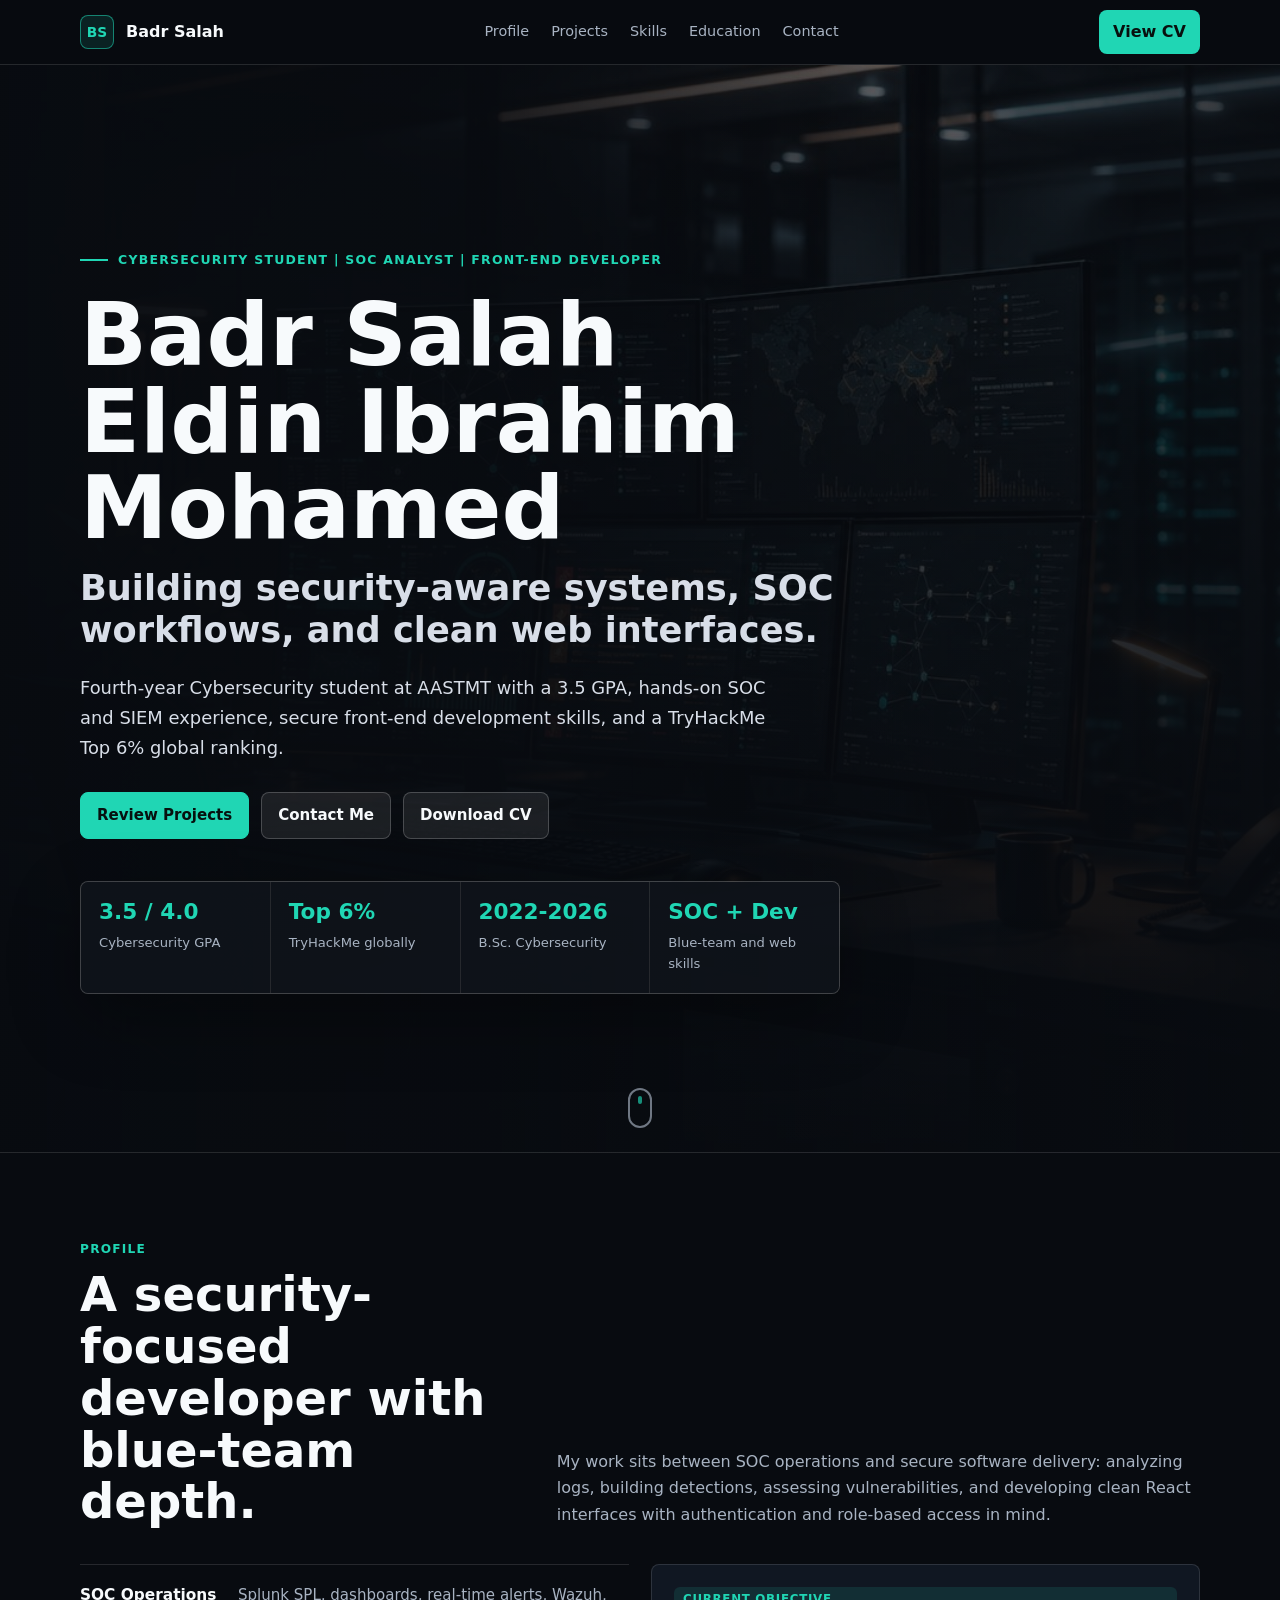
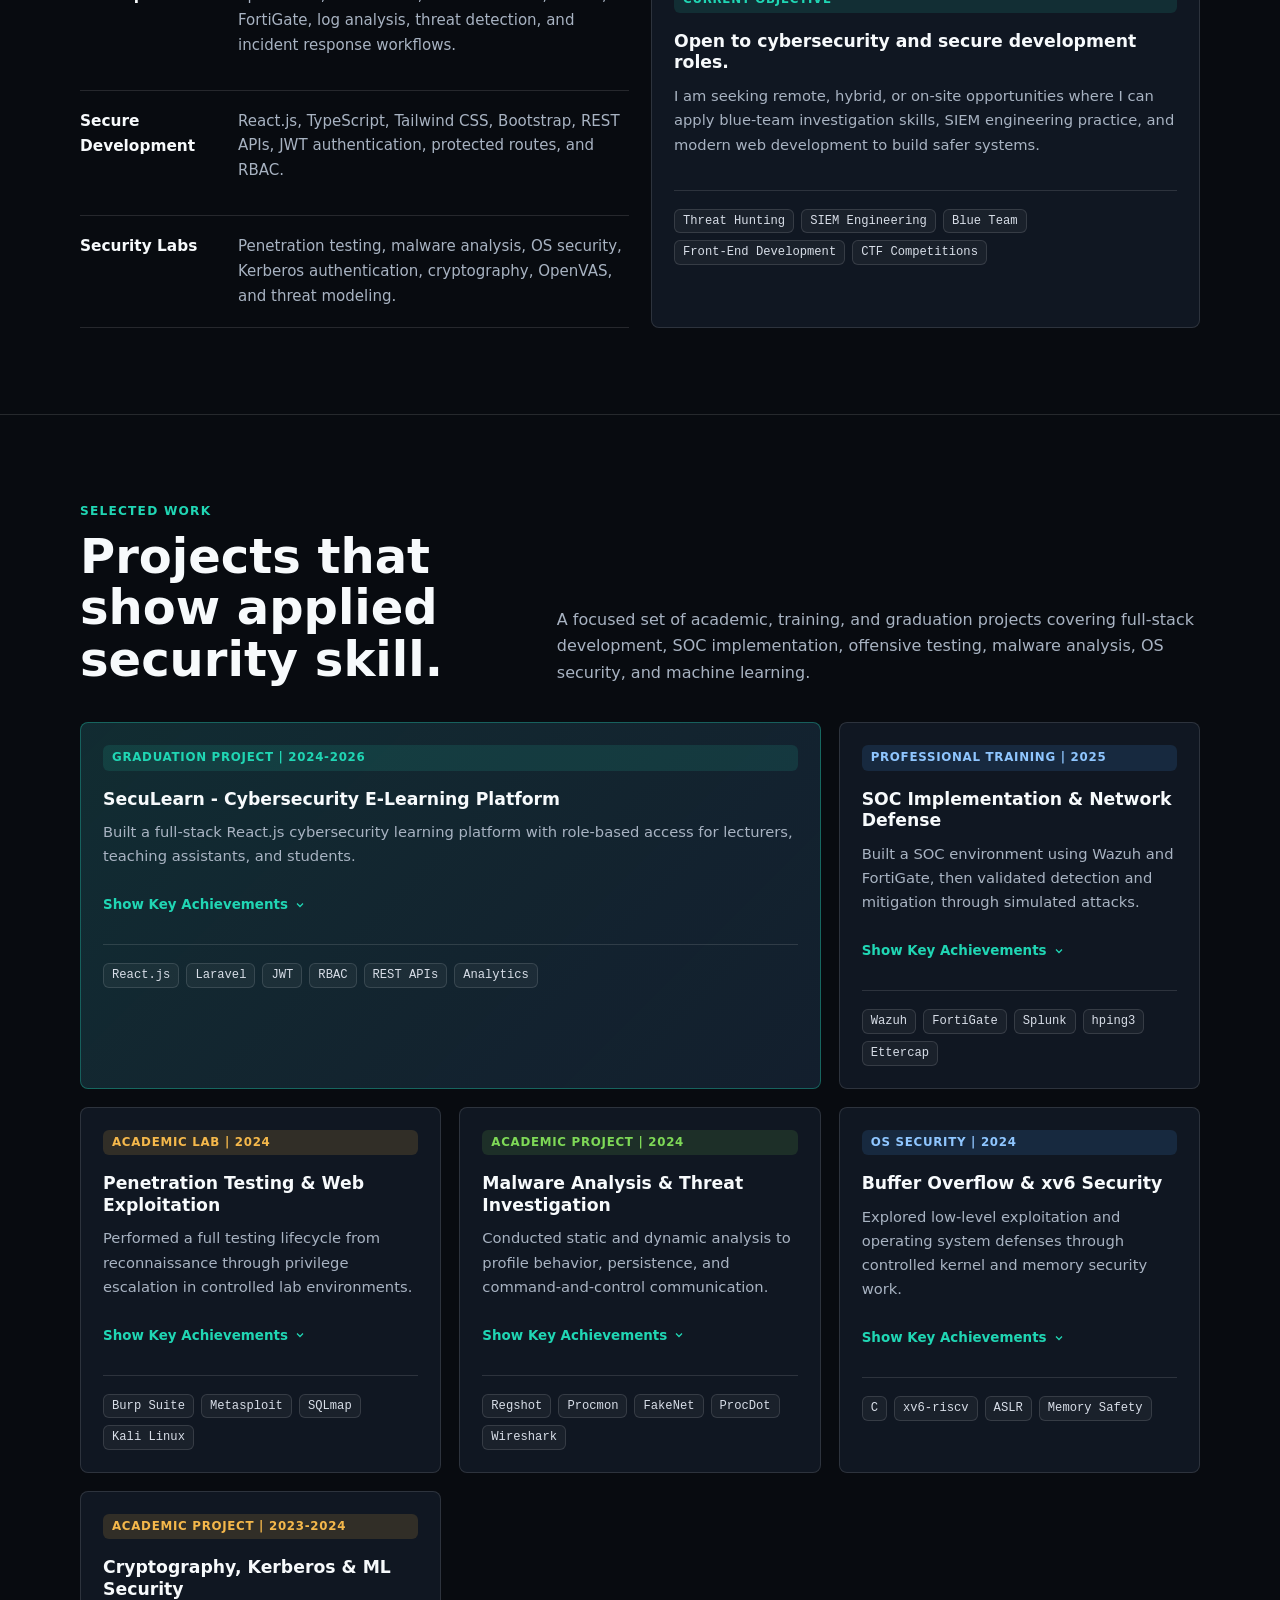
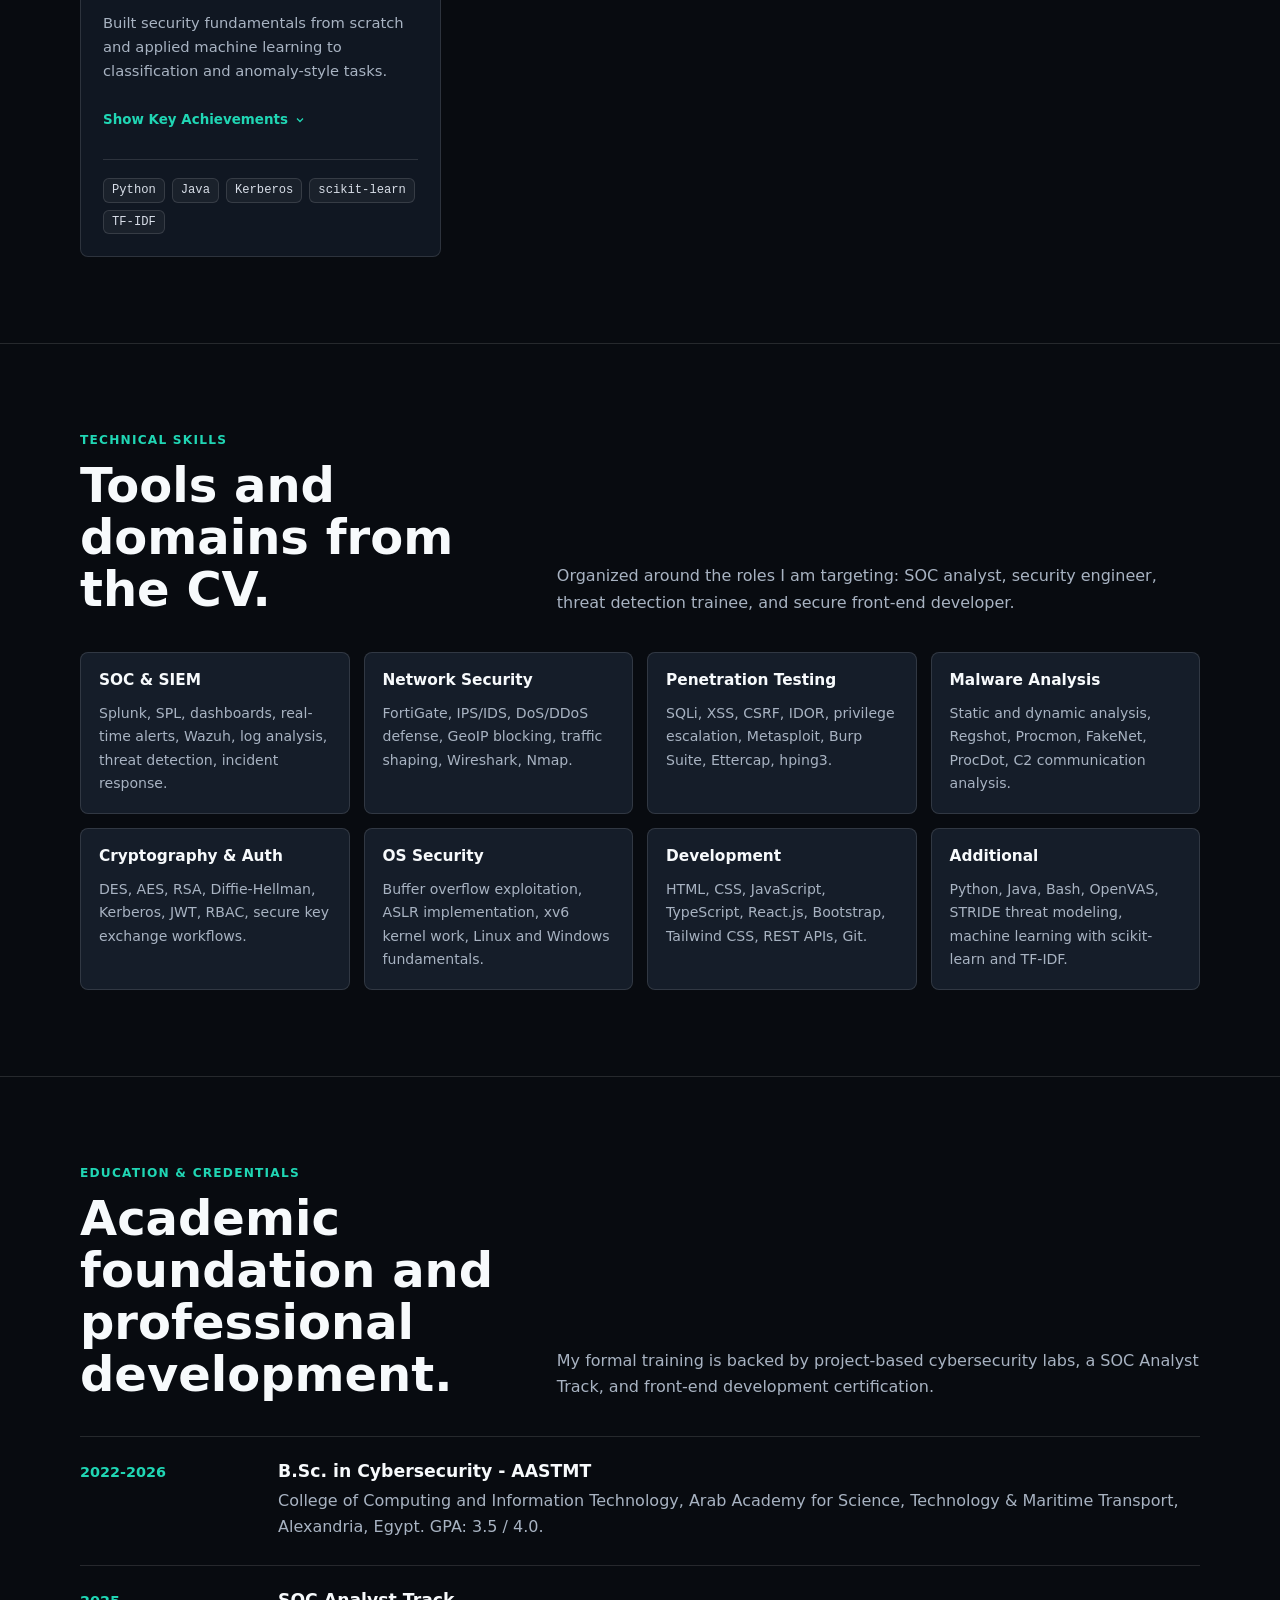
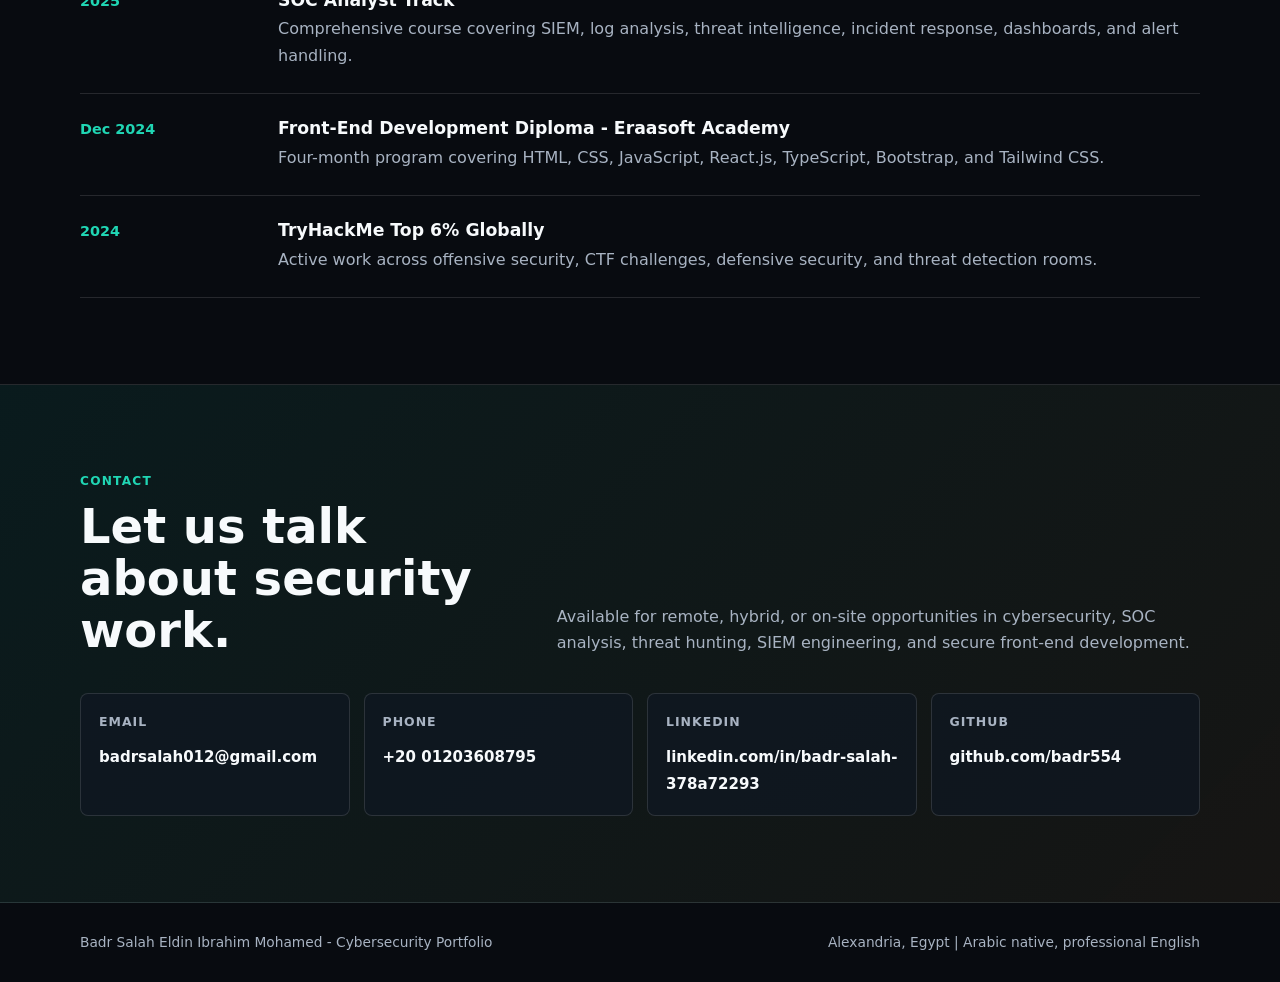
<file: index.html>
<!DOCTYPE html>
<html lang="en">
<head>
<meta charset="UTF-8">
<meta name="viewport" content="width=device-width, initial-scale=1.0">
<meta name="description" content="Badr Salah Eldin Ibrahim Mohamed - Cybersecurity student, SOC analyst, and secure front-end developer based in Alexandria, Egypt.">
<title>Badr Salah | Cybersecurity Portfolio</title>
<link rel="icon" type="image/png" href="favicon.png">
<link rel="preload" href="hero-cybersecurity.jpg" as="image" fetchpriority="high">
<link rel="stylesheet" href="styles.css">
</head>
<body>
  <header class="site-header">
    <div class="wrap nav">
      <a class="brand" href="#top" aria-label="Badr Salah home">
        <span class="brand-mark">BS</span>
        <span>Badr Salah</span>
      </a>
      <ul class="nav-links" aria-label="Main navigation">
        <li><a href="#profile">Profile</a></li>
        <li><a href="#projects">Projects</a></li>
        <li><a href="#skills">Skills</a></li>
        <li><a href="#education">Education</a></li>
        <li><a href="#contact">Contact</a></li>
      </ul>
      <a class="nav-action" href="badr_cv.pdf" target="_blank" rel="noopener">View CV</a>
    </div>
  </header>

  <main id="top">
    <section class="hero" aria-label="Introduction">
      <div class="wrap">
        <div class="hero-content">
          <div class="eyebrow">Cybersecurity Student | SOC Analyst | Front-End Developer</div>
          <h1 class="hero-title">Badr Salah Eldin Ibrahim Mohamed <span>Building security-aware systems, SOC workflows, and clean web interfaces.</span></h1>
          <p class="hero-copy">
            Fourth-year Cybersecurity student at AASTMT with a 3.5 GPA, hands-on SOC and SIEM experience, secure front-end development skills, and a TryHackMe Top 6% global ranking.
          </p>
          <div class="actions">
            <a class="button primary" href="#projects">Review Projects</a>
            <a class="button secondary" href="mailto:badrsalah012@gmail.com">Contact Me</a>
            <a class="button secondary" href="badr_cv.pdf" target="_blank" rel="noopener">Download CV</a>
          </div>
          <div class="proof" aria-label="Portfolio highlights">
            <div class="proof-item">
              <span class="proof-value">3.5 / 4.0</span>
              <span class="proof-label">Cybersecurity GPA</span>
            </div>
            <div class="proof-item">
              <span class="proof-value">Top 6%</span>
              <span class="proof-label">TryHackMe globally</span>
            </div>
            <div class="proof-item">
              <span class="proof-value">2022-2026</span>
              <span class="proof-label">B.Sc. Cybersecurity</span>
            </div>
            <div class="proof-item">
              <span class="proof-value">SOC + Dev</span>
              <span class="proof-label">Blue-team and web skills</span>
            </div>
          </div>
        </div>
      </div>
      <div class="scroll-indicator">
        <div class="mouse">
          <div class="wheel"></div>
        </div>
      </div>
    </section>

    <section id="profile">
      <div class="wrap">
        <div class="section-head reveal">
          <div>
            <div class="section-kicker">Profile</div>
            <h2>A security-focused developer with blue-team depth.</h2>
          </div>
          <p class="section-intro">
            My work sits between SOC operations and secure software delivery: analyzing logs, building detections, assessing vulnerabilities, and developing clean React interfaces with authentication and role-based access in mind.
          </p>
        </div>

        <div class="profile-grid reveal-cascade">
          <div class="focus-list">
            <div class="focus-row">
              <strong>SOC Operations</strong>
              <span>Splunk SPL, dashboards, real-time alerts, Wazuh, FortiGate, log analysis, threat detection, and incident response workflows.</span>
            </div>
            <div class="focus-row">
              <strong>Secure Development</strong>
              <span>React.js, TypeScript, Tailwind CSS, Bootstrap, REST APIs, JWT authentication, protected routes, and RBAC.</span>
            </div>
            <div class="focus-row">
              <strong>Security Labs</strong>
              <span>Penetration testing, malware analysis, OS security, Kerberos authentication, cryptography, OpenVAS, and threat modeling.</span>
            </div>
          </div>
          <div class="card">
            <span class="label teal">Current Objective</span>
            <h3>Open to cybersecurity and secure development roles.</h3>
            <p>
              I am seeking remote, hybrid, or on-site opportunities where I can apply blue-team investigation skills, SIEM engineering practice, and modern web development to build safer systems.
            </p>
            <div class="tech">
              <span>Threat Hunting</span>
              <span>SIEM Engineering</span>
              <span>Blue Team</span>
              <span>Front-End Development</span>
              <span>CTF Competitions</span>
            </div>
          </div>
        </div>
      </div>
    </section>

    <section id="projects">
      <div class="wrap">
        <div class="section-head reveal">
          <div>
            <div class="section-kicker">Selected Work</div>
            <h2>Projects that show applied security skill.</h2>
          </div>
          <p class="section-intro">
            A focused set of academic, training, and graduation projects covering full-stack development, SOC implementation, offensive testing, malware analysis, OS security, and machine learning.
          </p>
        </div>

        <div class="card-grid reveal-cascade">
          <article class="card featured">
            <span class="label teal">Graduation Project | 2024-2026</span>
            <h3>SecuLearn - Cybersecurity E-Learning Platform</h3>
            <p>
              Built a full-stack React.js cybersecurity learning platform with role-based access for lecturers, teaching assistants, and students.
            </p>
            <div class="collapsible-wrapper">
              <div class="collapsible-content">
                <ul>
                  <li>Implemented course management, timed quizzes, assignments, protected API routes, and JWT-based authentication.</li>
                  <li>Developed a built-in CTF system across web exploitation, cryptography, reverse engineering, network analysis, and binary exploitation.</li>
                  <li>Added real-time analytics for student performance, submission rates, and learning progress.</li>
                </ul>
              </div>
            </div>
            <button class="expand-btn" aria-expanded="false">
              <span>Show Key Achievements</span>
              <svg class="chevron" width="12" height="12" viewBox="0 0 24 24" fill="none" stroke="currentColor" stroke-width="2.5"><path d="m6 9 6 6 6-6"/></svg>
            </button>
            <div class="tech">
              <span>React.js</span>
              <span>Laravel</span>
              <span>JWT</span>
              <span>RBAC</span>
              <span>REST APIs</span>
              <span>Analytics</span>
            </div>
          </article>

          <article class="card">
            <span class="label blue">Professional Training | 2025</span>
            <h3>SOC Implementation & Network Defense</h3>
            <p>Built a SOC environment using Wazuh and FortiGate, then validated detection and mitigation through simulated attacks.</p>
            <div class="collapsible-wrapper">
              <div class="collapsible-content">
                <ul>
                  <li>Configured firewall rules, NAT, GeoIP blocking, IPS sensors, and traffic shaping policies.</li>
                  <li>Wrote Splunk SPL detections for TCP SYN floods and port scans with dashboards and real-time email alerts.</li>
                  <li>Simulated DoS/DDoS with hping3 and MITM attacks with Ettercap ARP poisoning.</li>
                </ul>
              </div>
            </div>
            <button class="expand-btn" aria-expanded="false">
              <span>Show Key Achievements</span>
              <svg class="chevron" width="12" height="12" viewBox="0 0 24 24" fill="none" stroke="currentColor" stroke-width="2.5"><path d="m6 9 6 6 6-6"/></svg>
            </button>
            <div class="tech">
              <span>Wazuh</span>
              <span>FortiGate</span>
              <span>Splunk</span>
              <span>hping3</span>
              <span>Ettercap</span>
            </div>
          </article>

          <article class="card">
            <span class="label amber">Academic Lab | 2024</span>
            <h3>Penetration Testing & Web Exploitation</h3>
            <p>Performed a full testing lifecycle from reconnaissance through privilege escalation in controlled lab environments.</p>
            <div class="collapsible-wrapper">
              <div class="collapsible-content">
                <ul>
                  <li>Exploited SQLi, XSS, CSRF, and IDOR vulnerabilities with documented proof of concept.</li>
                  <li>Used Burp Suite, Metasploit, SQLmap, Kali Linux, and structured reporting practices.</li>
                </ul>
              </div>
            </div>
            <button class="expand-btn" aria-expanded="false">
              <span>Show Key Achievements</span>
              <svg class="chevron" width="12" height="12" viewBox="0 0 24 24" fill="none" stroke="currentColor" stroke-width="2.5"><path d="m6 9 6 6 6-6"/></svg>
            </button>
            <div class="tech">
              <span>Burp Suite</span>
              <span>Metasploit</span>
              <span>SQLmap</span>
              <span>Kali Linux</span>
            </div>
          </article>

          <article class="card">
            <span class="label green">Academic Project | 2024</span>
            <h3>Malware Analysis & Threat Investigation</h3>
            <p>Conducted static and dynamic analysis to profile behavior, persistence, and command-and-control communication.</p>
            <div class="collapsible-wrapper">
              <div class="collapsible-content">
                <ul>
                  <li>Identified registry Run key persistence and unauthorized PowerShell interactions.</li>
                  <li>Used Regshot, Procmon, FakeNet, ProcDot, and Wireshark to map behavior and network activity.</li>
                </ul>
              </div>
            </div>
            <button class="expand-btn" aria-expanded="false">
              <span>Show Key Achievements</span>
              <svg class="chevron" width="12" height="12" viewBox="0 0 24 24" fill="none" stroke="currentColor" stroke-width="2.5"><path d="m6 9 6 6 6-6"/></svg>
            </button>
            <div class="tech">
              <span>Regshot</span>
              <span>Procmon</span>
              <span>FakeNet</span>
              <span>ProcDot</span>
              <span>Wireshark</span>
            </div>
          </article>

          <article class="card">
            <span class="label blue">OS Security | 2024</span>
            <h3>Buffer Overflow & xv6 Security</h3>
            <p>Explored low-level exploitation and operating system defenses through controlled kernel and memory security work.</p>
            <div class="collapsible-wrapper">
              <div class="collapsible-content">
                <ul>
                  <li>Exploited stack-based buffer overflows and crafted custom payloads for controlled code execution.</li>
                  <li>Implemented ASLR as a kernel-level security mechanism in the xv6-riscv operating system.</li>
                </ul>
              </div>
            </div>
            <button class="expand-btn" aria-expanded="false">
              <span>Show Key Achievements</span>
              <svg class="chevron" width="12" height="12" viewBox="0 0 24 24" fill="none" stroke="currentColor" stroke-width="2.5"><path d="m6 9 6 6 6-6"/></svg>
            </button>
            <div class="tech">
              <span>C</span>
              <span>xv6-riscv</span>
              <span>ASLR</span>
              <span>Memory Safety</span>
            </div>
          </article>

          <article class="card">
            <span class="label amber">Academic Project | 2023-2024</span>
            <h3>Cryptography, Kerberos & ML Security</h3>
            <p>Built security fundamentals from scratch and applied machine learning to classification and anomaly-style tasks.</p>
            <div class="collapsible-wrapper">
              <div class="collapsible-content">
                <ul>
                  <li>Implemented DES, AES, RSA, and Diffie-Hellman secure key exchange workflows.</li>
                  <li>Deployed a Kerberos KDC with Java and Python client-server authentication, verified with Wireshark.</li>
                  <li>Built a TF-IDF spam detection model with machine learning classifiers achieving 97% accuracy.</li>
                </ul>
              </div>
            </div>
            <button class="expand-btn" aria-expanded="false">
              <span>Show Key Achievements</span>
              <svg class="chevron" width="12" height="12" viewBox="0 0 24 24" fill="none" stroke="currentColor" stroke-width="2.5"><path d="m6 9 6 6 6-6"/></svg>
            </button>
            <div class="tech">
              <span>Python</span>
              <span>Java</span>
              <span>Kerberos</span>
              <span>scikit-learn</span>
              <span>TF-IDF</span>
            </div>
          </article>
        </div>
      </div>
    </section>

    <section id="skills">
      <div class="wrap">
        <div class="section-head reveal">
          <div>
            <div class="section-kicker">Technical Skills</div>
            <h2>Tools and domains from the CV.</h2>
          </div>
          <p class="section-intro">
            Organized around the roles I am targeting: SOC analyst, security engineer, threat detection trainee, and secure front-end developer.
          </p>
        </div>

        <div class="skills-grid reveal-cascade">
          <div class="skill">
            <h3>SOC & SIEM</h3>
            <p>Splunk, SPL, dashboards, real-time alerts, Wazuh, log analysis, threat detection, incident response.</p>
          </div>
          <div class="skill">
            <h3>Network Security</h3>
            <p>FortiGate, IPS/IDS, DoS/DDoS defense, GeoIP blocking, traffic shaping, Wireshark, Nmap.</p>
          </div>
          <div class="skill">
            <h3>Penetration Testing</h3>
            <p>SQLi, XSS, CSRF, IDOR, privilege escalation, Metasploit, Burp Suite, Ettercap, hping3.</p>
          </div>
          <div class="skill">
            <h3>Malware Analysis</h3>
            <p>Static and dynamic analysis, Regshot, Procmon, FakeNet, ProcDot, C2 communication analysis.</p>
          </div>
          <div class="skill">
            <h3>Cryptography & Auth</h3>
            <p>DES, AES, RSA, Diffie-Hellman, Kerberos, JWT, RBAC, secure key exchange workflows.</p>
          </div>
          <div class="skill">
            <h3>OS Security</h3>
            <p>Buffer overflow exploitation, ASLR implementation, xv6 kernel work, Linux and Windows fundamentals.</p>
          </div>
          <div class="skill">
            <h3>Development</h3>
            <p>HTML, CSS, JavaScript, TypeScript, React.js, Bootstrap, Tailwind CSS, REST APIs, Git.</p>
          </div>
          <div class="skill">
            <h3>Additional</h3>
            <p>Python, Java, Bash, OpenVAS, STRIDE threat modeling, machine learning with scikit-learn and TF-IDF.</p>
          </div>
        </div>
      </div>
    </section>

    <section id="education">
      <div class="wrap">
        <div class="section-head reveal">
          <div>
            <div class="section-kicker">Education & Credentials</div>
            <h2>Academic foundation and professional development.</h2>
          </div>
          <p class="section-intro">
            My formal training is backed by project-based cybersecurity labs, a SOC Analyst Track, and front-end development certification.
          </p>
        </div>

        <div class="timeline reveal-cascade">
          <div class="timeline-item">
            <div class="time">2022-2026</div>
            <div>
              <h3>B.Sc. in Cybersecurity - AASTMT</h3>
              <p>College of Computing and Information Technology, Arab Academy for Science, Technology & Maritime Transport, Alexandria, Egypt. GPA: 3.5 / 4.0.</p>
            </div>
          </div>
          <div class="timeline-item">
            <div class="time">2025</div>
            <div>
              <h3>SOC Analyst Track</h3>
              <p>Comprehensive course covering SIEM, log analysis, threat intelligence, incident response, dashboards, and alert handling.</p>
            </div>
          </div>
          <div class="timeline-item">
            <div class="time">Dec 2024</div>
            <div>
              <h3>Front-End Development Diploma - Eraasoft Academy</h3>
              <p>Four-month program covering HTML, CSS, JavaScript, React.js, TypeScript, Bootstrap, and Tailwind CSS.</p>
            </div>
          </div>
          <div class="timeline-item">
            <div class="time">2024</div>
            <div>
              <h3>TryHackMe Top 6% Globally</h3>
              <p>Active work across offensive security, CTF challenges, defensive security, and threat detection rooms.</p>
            </div>
          </div>
        </div>
      </div>
    </section>

    <section class="contact" id="contact">
      <div class="wrap">
        <div class="section-head reveal">
          <div>
            <div class="section-kicker">Contact</div>
            <h2>Let us talk about security work.</h2>
          </div>
          <p class="section-intro">
            Available for remote, hybrid, or on-site opportunities in cybersecurity, SOC analysis, threat hunting, SIEM engineering, and secure front-end development.
          </p>
        </div>

        <div class="contact-grid reveal-cascade">
          <a class="contact-item" href="mailto:badrsalah012@gmail.com">
            <span class="contact-label">Email</span>
            <span class="contact-value">badrsalah012@gmail.com</span>
          </a>
          <a class="contact-item" href="tel:+2001203608795">
            <span class="contact-label">Phone</span>
            <span class="contact-value">+20 01203608795</span>
          </a>
          <a class="contact-item" href="https://linkedin.com/in/badr-salah-378a72293" target="_blank" rel="noopener">
            <span class="contact-label">LinkedIn</span>
            <span class="contact-value">linkedin.com/in/badr-salah-378a72293</span>
          </a>
          <a class="contact-item" href="https://github.com/badr554" target="_blank" rel="noopener">
            <span class="contact-label">GitHub</span>
            <span class="contact-value">github.com/badr554</span>
          </a>
        </div>
      </div>
    </section>
  </main>

  <footer class="site-footer">
    <div class="wrap footer-row">
      <span>Badr Salah Eldin Ibrahim Mohamed - Cybersecurity Portfolio</span>
      <span>Alexandria, Egypt | Arabic native, professional English</span>
    </div>
  </footer>

  <script>
    document.addEventListener('DOMContentLoaded', () => {
      // Intersection Observer for scroll animations
      const reveals = document.querySelectorAll('.reveal, .reveal-cascade');
      const observer = new IntersectionObserver((entries) => {
        entries.forEach(entry => {
          if (entry.isIntersecting) {
            entry.target.classList.add('in-view');
            observer.unobserve(entry.target);
          }
        });
      }, {
        threshold: 0.05,
        rootMargin: '0px 0px -40px 0px'
      });
      
      reveals.forEach(el => observer.observe(el));

      // Expandable cards logic
      document.querySelectorAll('.expand-btn').forEach(btn => {
        btn.addEventListener('click', () => {
          const isExpanded = btn.getAttribute('aria-expanded') === 'true';
          btn.setAttribute('aria-expanded', !isExpanded);
          
          const wrapper = btn.previousElementSibling;
          if (wrapper && wrapper.classList.contains('collapsible-wrapper')) {
            wrapper.classList.toggle('expanded');
          }
          
          const textSpan = btn.querySelector('span');
          if (textSpan) {
            textSpan.textContent = isExpanded ? 'Show Key Achievements' : 'Hide Key Achievements';
          }
        });
      });
    });
  </script>
</body>
</html>
</file>
<file: styles.css>
﻿:root {
    --ink: #f7fafc;
    --muted: #a8b3c2;
    --soft: #d8dee8;
    --bg: #080b10;
    --panel: #101722;
    --panel-2: #151d29;
    --line: rgba(255, 255, 255, 0.12);
    --line-strong: rgba(255, 255, 255, 0.2);
    --teal: #20d6b4;
    --blue: #4aa3ff;
    --amber: #f5b84b;
    --green: #7ed957;
    --shadow: 0 24px 70px rgba(0, 0, 0, 0.32);
    --radius: 8px;
    --max: 1120px;
    --glow-teal: rgba(32, 214, 180, 0.3);
    --glow-blue: rgba(74, 163, 255, 0.25);
    --transition-smooth: all 0.3s cubic-bezier(0.25, 0.8, 0.25, 1);
  }

  * { box-sizing: border-box; }
  html { scroll-behavior: smooth; }
  body {
    margin: 0;
    font-family: Inter, ui-sans-serif, system-ui, -apple-system, BlinkMacSystemFont, "Segoe UI", sans-serif;
    background: var(--bg);
    color: var(--ink);
    line-height: 1.65;
    text-rendering: optimizeLegibility;
  }

  h1, h2, h3, .brand {
    font-family: inherit;
  }

  body::before {
    content: "";
    position: fixed;
    inset: 0;
    pointer-events: none;
    background:
      linear-gradient(rgba(32, 214, 180, 0.015) 1px, transparent 1px),
      linear-gradient(90deg, rgba(32, 214, 180, 0.015) 1px, transparent 1px);
    background-size: 44px 44px;
    mask-image: linear-gradient(to bottom, rgba(0,0,0,0.7), transparent 90%);
    z-index: 0;
  }
  /* Fade-in & Landing animations */
  @keyframes fadeInUp {
    from {
      opacity: 0;
      transform: translateY(30px);
    }
    to {
      opacity: 1;
      transform: translateY(0);
    }
  }
  @keyframes fadeInDown {
    from {
      opacity: 0;
      transform: translateY(-20px);
    }
    to {
      opacity: 1;
      transform: translateY(0);
    }
  }

  /* Scroll Indicator */
  .scroll-indicator {
    position: absolute;
    bottom: 24px;
    left: 50%;
    transform: translateX(-50%);
    display: flex;
    flex-direction: column;
    align-items: center;
    gap: 8px;
    opacity: 0;
    animation: fadeIn 1s ease forwards;
    animation-delay: 1.2s;
    pointer-events: none;
    z-index: 2;
  }
  .mouse {
    width: 24px;
    height: 40px;
    border: 2px solid var(--muted);
    border-radius: 12px;
    position: relative;
    opacity: 0.65;
  }
  .wheel {
    width: 4px;
    height: 8px;
    background: var(--teal);
    border-radius: 2px;
    position: absolute;
    top: 6px;
    left: 50%;
    transform: translateX(-50%);
    animation: scrollMouse 1.8s ease-in-out infinite;
  }
  @keyframes scrollMouse {
    0% { transform: translate(-50%, 0); opacity: 1; }
    50% { transform: translate(-50%, 8px); opacity: 0; }
    100% { transform: translate(-50%, 0); opacity: 1; }
  }
  @keyframes fadeIn {
    to { opacity: 1; }
  }

  /* Collapsible / Dropdown elements */
  .collapsible-wrapper {
    display: grid;
    grid-template-rows: 0fr;
    transition: grid-template-rows 0.4s cubic-bezier(0.25, 0.8, 0.25, 1);
  }
  .collapsible-content {
    overflow: hidden;
  }
  .collapsible-wrapper.expanded {
    grid-template-rows: 1fr;
  }
  .expand-btn {
    align-self: flex-start;
    display: inline-flex;
    align-items: center;
    gap: 6px;
    background: transparent;
    border: none;
    color: var(--teal);
    font-family: inherit;
    font-size: 0.84rem;
    font-weight: 700;
    cursor: pointer;
    padding: 6px 0;
    margin: 8px 0;
    transition: var(--transition-smooth);
  }
  .expand-btn:hover {
    color: var(--ink);
  }
  .expand-btn .chevron {
    transition: transform 0.3s ease;
  }
  .expand-btn[aria-expanded="true"] .chevron {
    transform: rotate(180deg);
  }

  /* Scroll Reveal CSS */
  .reveal {
    opacity: 0;
    transform: translateY(30px);
    transition: opacity 0.8s cubic-bezier(0.16, 1, 0.3, 1), transform 0.8s cubic-bezier(0.16, 1, 0.3, 1);
  }
  .reveal.in-view {
    opacity: 1;
    transform: translateY(0);
  }
  .reveal-cascade > * {
    opacity: 0;
    transform: translateY(20px);
    transition: opacity 0.6s cubic-bezier(0.16, 1, 0.3, 1), transform 0.6s cubic-bezier(0.16, 1, 0.3, 1);
  }
  .reveal-cascade.in-view > * {
    opacity: 1;
    transform: translateY(0);
  }
  .reveal-cascade.in-view > *:nth-child(1) { transition-delay: 0.05s; }
  .reveal-cascade.in-view > *:nth-child(2) { transition-delay: 0.15s; }
  .reveal-cascade.in-view > *:nth-child(3) { transition-delay: 0.25s; }
  .reveal-cascade.in-view > *:nth-child(4) { transition-delay: 0.35s; }
  .reveal-cascade.in-view > *:nth-child(5) { transition-delay: 0.45s; }
  .reveal-cascade.in-view > *:nth-child(6) { transition-delay: 0.55s; }
  .reveal-cascade.in-view > *:nth-child(7) { transition-delay: 0.65s; }
  .reveal-cascade.in-view > *:nth-child(8) { transition-delay: 0.75s; }


  a { color: inherit; }
  .wrap { width: min(var(--max), calc(100% - 40px)); margin: 0 auto; }

  .site-header {
    position: sticky;
    top: 0;
    z-index: 20;
    background: rgba(8, 11, 16, 0.96);
    border-bottom: 1px solid var(--line);
  }

  .nav {
    min-height: 64px;
    display: flex;
    align-items: center;
    justify-content: space-between;
    gap: 24px;
  }

  .brand {
    display: inline-flex;
    align-items: center;
    gap: 12px;
    text-decoration: none;
    font-weight: 800;
    letter-spacing: 0;
    transition: var(--transition-smooth);
  }

  .brand:hover .brand-mark {
    background: rgba(32, 214, 180, 0.24);
    box-shadow: 0 0 15px var(--glow-teal);
    transform: scale(1.05) rotate(5deg);
  }

  .brand-mark {
    width: 34px;
    height: 34px;
    display: grid;
    place-items: center;
    border: 1px solid rgba(32, 214, 180, 0.55);
    background: rgba(32, 214, 180, 0.12);
    color: var(--teal);
    border-radius: var(--radius);
    font-size: 0.86rem;
    transition: var(--transition-smooth);
  }

  .nav-links {
    display: flex;
    align-items: center;
    gap: 22px;
    list-style: none;
    padding: 0;
    margin: 0;
    font-size: 0.9rem;
  }

  .nav-links a {
    color: var(--muted);
    text-decoration: none;
    position: relative;
    padding: 6px 0;
    transition: var(--transition-smooth);
  }

  .nav-links a::after {
    content: "";
    position: absolute;
    bottom: 0;
    left: 0;
    width: 100%;
    height: 2px;
    background: var(--teal);
    transform: scaleX(0);
    transform-origin: right;
    transition: transform 0.35s cubic-bezier(0.25, 0.8, 0.25, 1);
  }

  .nav-links a:hover::after {
    transform: scaleX(1);
    transform-origin: left;
  }

  .nav-links a:hover,
  .nav-links a:focus-visible { color: var(--ink); }

  .nav-action {
    color: #08100e;
    background: var(--teal);
    border-radius: var(--radius);
    padding: 9px 14px;
    font-weight: 800;
    text-decoration: none;
    white-space: nowrap;
    position: relative;
    overflow: hidden;
    z-index: 1;
    transition: var(--transition-smooth);
  }

  .nav-action::before {
    content: "";
    position: absolute;
    inset: 0;
    background: linear-gradient(90deg, transparent, rgba(255,255,255,0.35), transparent);
    transform: translateX(-100%);
    transition: transform 0.6s ease;
    z-index: -1;
  }

  .nav-action:hover::before {
    transform: translateX(100%);
  }

  .nav-action:hover {
    box-shadow: 0 0 15px var(--glow-teal);
    transform: translateY(-1px);
  }

  .hero {
    position: relative;
    min-height: 86vh;
    display: flex;
    align-items: center;
    overflow: hidden;
    border-bottom: 1px solid var(--line);
    background:
      linear-gradient(90deg, rgba(8,11,16,0.98) 0%, rgba(8,11,16,0.88) 38%, rgba(8,11,16,0.52) 70%, rgba(8,11,16,0.74) 100%),
      linear-gradient(180deg, rgba(8,11,16,0.25) 0%, rgba(8,11,16,1) 100%),
      url("hero-cybersecurity.jpg") center right / cover no-repeat;
  }

  .hero-content {
    position: relative;
    z-index: 1;
    width: min(760px, 100%);
    padding: 92px 0 72px;
  }

  .eyebrow {
    display: inline-flex;
    align-items: center;
    gap: 10px;
    color: var(--teal);
    font-size: 0.78rem;
    font-weight: 800;
    text-transform: uppercase;
    letter-spacing: 0.1em;
    margin-bottom: 22px;
    opacity: 0;
    animation: fadeInDown 0.8s cubic-bezier(0.16, 1, 0.3, 1) forwards;
    animation-delay: 0.1s;
  }

  .eyebrow::before {
    content: "";
    width: 28px;
    height: 2px;
    background: var(--teal);
  }

  h1, h2, h3, p { margin-top: 0; }

  h1 {
    margin-bottom: 22px;
    font-size: clamp(2.55rem, 7vw, 5.5rem);
    line-height: 0.98;
    letter-spacing: 0;
  }

  .hero-title {
    opacity: 0;
    animation: fadeInUp 0.9s cubic-bezier(0.16, 1, 0.3, 1) forwards;
    animation-delay: 0.25s;
  }

  .hero-title span {
    display: block;
    color: var(--soft);
    font-size: clamp(1.45rem, 3vw, 2.2rem);
    font-weight: 650;
    line-height: 1.2;
    margin-top: 16px;
  }

  .hero-copy {
    max-width: 690px;
    color: var(--soft);
    font-size: clamp(1rem, 1.4vw, 1.16rem);
    margin-bottom: 30px;
    opacity: 0;
    animation: fadeInUp 0.9s cubic-bezier(0.16, 1, 0.3, 1) forwards;
    animation-delay: 0.4s;
  }

  .actions {
    display: flex;
    flex-wrap: wrap;
    gap: 12px;
    margin-bottom: 42px;
    opacity: 0;
    animation: fadeInUp 0.9s cubic-bezier(0.16, 1, 0.3, 1) forwards;
    animation-delay: 0.55s;
  }

  .button {
    display: inline-flex;
    align-items: center;
    justify-content: center;
    min-height: 44px;
    padding: 10px 16px;
    border-radius: var(--radius);
    border: 1px solid var(--line-strong);
    text-decoration: none;
    font-weight: 800;
    font-size: 0.94rem;
    position: relative;
    overflow: hidden;
    z-index: 1;
    transition: var(--transition-smooth);
  }

  .button.primary {
    background: var(--teal);
    border-color: var(--teal);
    color: #07110f;
  }

  .button.primary::before {
    content: "";
    position: absolute;
    inset: 0;
    background: linear-gradient(90deg, transparent, rgba(255,255,255,0.35), transparent);
    transform: translateX(-100%);
    transition: transform 0.6s ease;
    z-index: -1;
  }

  .button.primary:hover::before {
    transform: translateX(100%);
  }

  .button.primary:hover {
    box-shadow: 0 0 20px var(--glow-teal);
    transform: translateY(-2px);
  }

  .button.secondary {
    background: rgba(255,255,255,0.08);
    color: var(--ink);
  }

  .button.secondary:hover {
    background: rgba(255,255,255,0.12);
    border-color: var(--soft);
    transform: translateY(-2px);
  }

  .proof {
    display: grid;
    grid-template-columns: repeat(4, minmax(120px, 1fr));
    gap: 1px;
    max-width: 760px;
    border: 1px solid var(--line);
    background: var(--line);
    box-shadow: var(--shadow);
    opacity: 0;
    animation: fadeInUp 0.9s cubic-bezier(0.16, 1, 0.3, 1) forwards;
    animation-delay: 0.7s;
    border-radius: var(--radius);
    overflow: hidden;
  }

  .proof-item {
    min-height: 96px;
    padding: 18px;
    background: rgba(10, 15, 22, 0.85);
    transition: var(--transition-smooth);
  }

  .proof-item:hover {
    background: rgba(32, 214, 180, 0.08);
    transform: scale(1.02);
    box-shadow: inset 0 0 15px rgba(32, 214, 180, 0.15);
  }

  .proof-value {
    display: block;
    color: var(--teal);
    font-size: 1.35rem;
    font-weight: 850;
    line-height: 1.1;
  }

  .proof-label {
    display: block;
    color: var(--muted);
    font-size: 0.82rem;
    margin-top: 8px;
  }

  section {
    padding: 86px 0;
    border-bottom: 1px solid var(--line);
  }

  .section-head {
    display: grid;
    grid-template-columns: 0.8fr 1.2fr;
    gap: 48px;
    align-items: end;
    margin-bottom: 36px;
  }

  .section-kicker {
    color: var(--teal);
    font-size: 0.76rem;
    font-weight: 850;
    letter-spacing: 0.1em;
    text-transform: uppercase;
    margin-bottom: 10px;
  }

  h2 {
    font-size: clamp(1.85rem, 4vw, 3rem);
    line-height: 1.08;
    letter-spacing: 0;
    margin-bottom: 0;
  }

  .section-intro {
    color: var(--muted);
    max-width: 650px;
    margin-bottom: 0;
  }

  .profile-grid {
    display: grid;
    grid-template-columns: 1fr 1fr;
    gap: 22px;
  }

  .focus-list {
    display: grid;
    gap: 14px;
  }

  .focus-row {
    display: grid;
    grid-template-columns: 140px 1fr;
    gap: 18px;
    padding: 18px 0;
    border-top: 1px solid var(--line);
  }

  .focus-row:last-child { border-bottom: 1px solid var(--line); }
  .focus-row strong { color: var(--ink); font-size: 0.96rem; }
  .focus-row span { color: var(--muted); font-size: 0.94rem; }

  .card-grid {
    display: grid;
    grid-template-columns: repeat(3, 1fr);
    gap: 18px;
  }

  .card {
    background: var(--panel);
    border: 1px solid var(--line);
    border-radius: var(--radius);
    padding: 22px;
    min-width: 0;
    position: relative;
    transition: var(--transition-smooth);
    display: flex;
    flex-direction: column;
  }

  .card:hover {
    transform: translateY(-6px);
    border-color: rgba(32, 214, 180, 0.4);
    box-shadow: 
      0 10px 30px -10px rgba(0, 0, 0, 0.7),
      0 0 20px -5px var(--glow-teal);
  }

  .card.featured {
    grid-column: span 2;
    background:
      linear-gradient(135deg, rgba(32, 214, 180, 0.11), rgba(74, 163, 255, 0.05)),
      var(--panel);
    border-color: rgba(32, 214, 180, 0.35);
  }

  .card.featured:hover {
    border-color: var(--teal);
    box-shadow: 
      0 10px 35px -10px rgba(0, 0, 0, 0.8),
      0 0 25px -5px var(--glow-teal),
      0 0 15px -5px var(--glow-blue);
  }

  .label {
    display: inline-flex;
    align-items: center;
    min-height: 24px;
    padding: 3px 9px;
    border-radius: 6px;
    background: rgba(255,255,255,0.07);
    color: var(--soft);
    font-size: 0.74rem;
    font-weight: 800;
    text-transform: uppercase;
    letter-spacing: 0.06em;
    margin-bottom: 18px;
  }

  .label.teal { color: var(--teal); background: rgba(32, 214, 180, 0.12); }
  .label.blue { color: #8fc6ff; background: rgba(74, 163, 255, 0.13); }
  .label.amber { color: var(--amber); background: rgba(245, 184, 75, 0.14); }
  .label.green { color: var(--green); background: rgba(126, 217, 87, 0.12); }

  h3 {
    font-size: 1.08rem;
    line-height: 1.25;
    letter-spacing: 0;
    margin-bottom: 10px;
  }

  .card p,
  .card li {
    color: var(--muted);
    font-size: 0.92rem;
  }

  .card ul {
    padding-left: 18px;
    margin: 14px 0 0;
  }

  .card li + li { margin-top: 8px; }

  .tech {
    display: flex;
    flex-wrap: wrap;
    gap: 7px;
    margin-top: 18px;
    padding-top: 18px;
    border-top: 1px solid var(--line);
  }

  .tech span {
    border: 1px solid var(--line);
    background: rgba(255,255,255,0.045);
    color: var(--soft);
    border-radius: 6px;
    padding: 4px 8px;
    font: 0.76rem/1.2 ui-monospace, SFMono-Regular, Consolas, "Liberation Mono", monospace;
  }

  .skills-grid {
    display: grid;
    grid-template-columns: repeat(4, 1fr);
    gap: 14px;
  }

  .skill {
    padding: 18px;
    min-height: 150px;
    border: 1px solid var(--line);
    border-radius: var(--radius);
    background: var(--panel-2);
    transition: var(--transition-smooth);
  }

  .skill:hover {
    transform: translateY(-4px) scale(1.02);
    border-color: rgba(74, 163, 255, 0.5);
    box-shadow: 
      0 8px 20px -8px rgba(0,0,0,0.6),
      0 0 15px -5px var(--glow-blue);
    background: var(--panel);
  }

  .skill h3 {
    font-size: 0.96rem;
    margin-bottom: 12px;
  }

  .skill p {
    color: var(--muted);
    font-size: 0.88rem;
    margin-bottom: 0;
  }

  .timeline {
    display: grid;
    gap: 0;
    border-top: 1px solid var(--line);
  }

  .timeline-item {
    display: grid;
    grid-template-columns: 170px 1fr;
    gap: 28px;
    padding: 24px 0;
    border-bottom: 1px solid var(--line);
  }

  .time {
    color: var(--teal);
    font-weight: 850;
    font-size: 0.9rem;
  }

  .timeline-item h3 { margin-bottom: 5px; }
  .timeline-item p {
    color: var(--muted);
    margin-bottom: 0;
  }

  .contact {
    background: linear-gradient(135deg, rgba(32, 214, 180, 0.08), rgba(245, 184, 75, 0.06)), var(--bg);
  }

  .contact-grid {
    display: grid;
    grid-template-columns: repeat(4, 1fr);
    gap: 14px;
  }

  .contact-item {
    display: block;
    min-height: 118px;
    padding: 18px;
    border: 1px solid var(--line);
    border-radius: var(--radius);
    background: rgba(16, 23, 34, 0.74);
    text-decoration: none;
    transition: var(--transition-smooth);
    position: relative;
    overflow: hidden;
  }

  .contact-item::before {
    content: "";
    position: absolute;
    inset: 0;
    background: radial-gradient(circle at top right, rgba(255,255,255,0.06), transparent 70%);
    opacity: 0;
    transition: var(--transition-smooth);
  }

  .contact-item:hover::before {
    opacity: 1;
  }

  .contact-item:hover {
    transform: translateY(-4px);
    box-shadow: 0 12px 24px -10px rgba(0, 0, 0, 0.7);
  }

  .contact-item:nth-child(1):hover { border-color: var(--teal); box-shadow: 0 12px 24px -10px rgba(0, 0, 0, 0.7), 0 0 15px -3px var(--glow-teal); }
  .contact-item:nth-child(2):hover { border-color: var(--amber); box-shadow: 0 12px 24px -10px rgba(0, 0, 0, 0.7), 0 0 15px -3px rgba(245, 184, 75, 0.25); }
  .contact-item:nth-child(3):hover { border-color: var(--blue); box-shadow: 0 12px 24px -10px rgba(0, 0, 0, 0.7), 0 0 15px -3px var(--glow-blue); }
  .contact-item:nth-child(4):hover { border-color: var(--green); box-shadow: 0 12px 24px -10px rgba(0, 0, 0, 0.7), 0 0 15px -3px rgba(126, 217, 87, 0.25); }

  .contact-label {
    display: block;
    color: var(--muted);
    font-size: 0.78rem;
    text-transform: uppercase;
    letter-spacing: 0.08em;
    font-weight: 800;
    margin-bottom: 12px;
  }

  .contact-value {
    color: var(--ink);
    overflow-wrap: anywhere;
    font-weight: 750;
    font-size: 0.94rem;
  }

  .site-footer {
    padding: 28px 0;
    color: var(--muted);
    font-size: 0.86rem;
  }

  .footer-row {
    display: flex;
    justify-content: space-between;
    gap: 16px;
    flex-wrap: wrap;
  }

  @media (max-width: 960px) {
    .section-head,
    .profile-grid {
      grid-template-columns: 1fr;
      gap: 20px;
    }

    .card-grid,
    .skills-grid,
    .contact-grid {
      grid-template-columns: repeat(2, 1fr);
    }

    .card.featured { grid-column: span 2; }
    .proof { grid-template-columns: repeat(2, 1fr); }
  }

  @media (max-width: 720px) {
    .wrap { width: min(100% - 28px, var(--max)); }
    .nav { min-height: 60px; }
    .nav-links { display: none; }
    .hero {
      min-height: auto;
      align-items: flex-end;
      background-position: center top;
    }
    .hero-content { padding: 82px 0 48px; }
    .actions { margin-bottom: 28px; }
    .proof,
    .card-grid,
    .skills-grid,
    .contact-grid {
      grid-template-columns: 1fr;
    }
    .card.featured { grid-column: auto; }
    .focus-row,
    .timeline-item {
      grid-template-columns: 1fr;
      gap: 8px;
    }
    section { padding: 62px 0; }
  }
</file>
